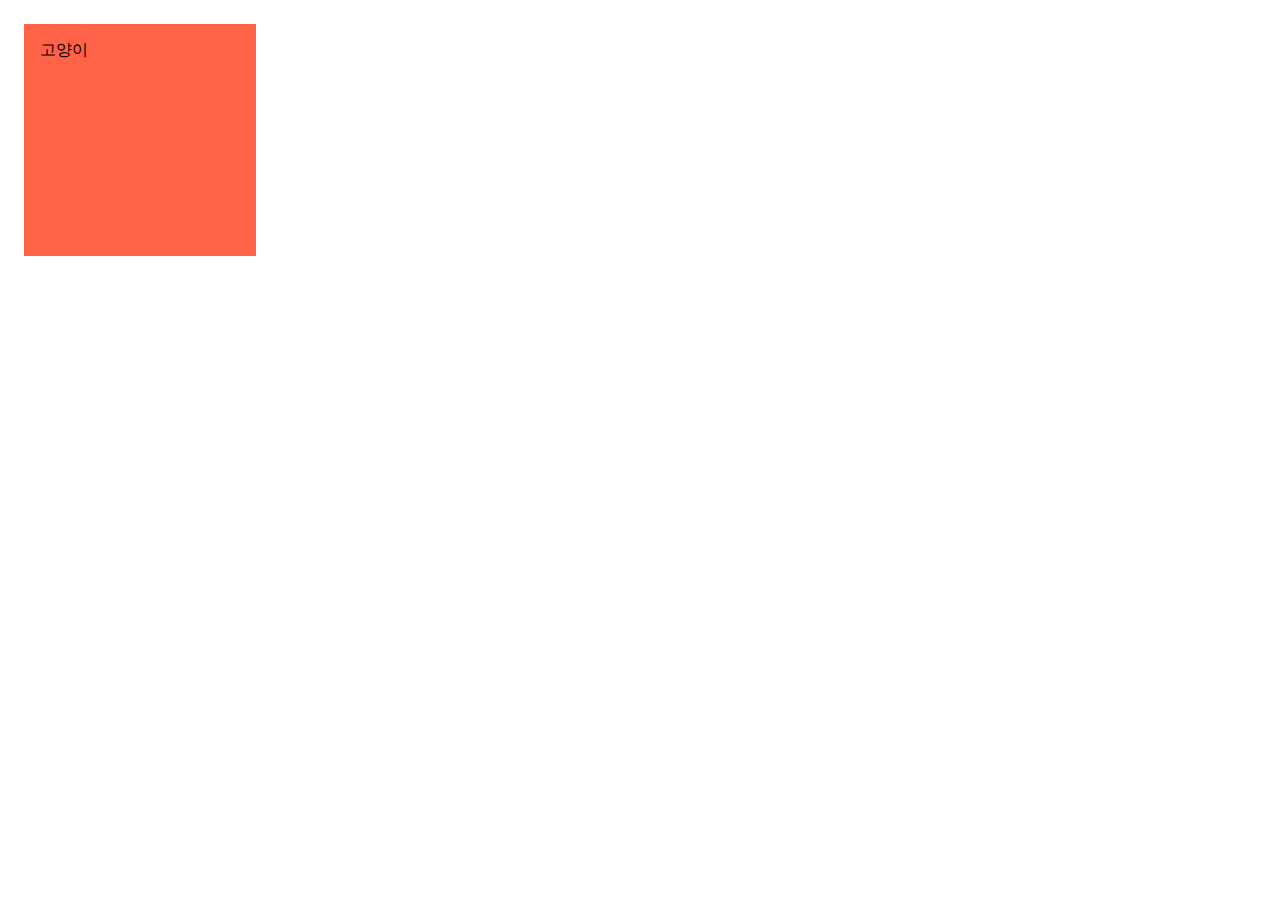
<file: 03_unut.html>
<!DOCTYPE html>
<html lang="en">
  <head>
    <meta charset="UTF-8" />
    <meta http-equiv="X-UA-Compatible" content="IE=edge" />
    <meta name="viewport" content="width=device-width, initial-scale=1.0" />
    <title>Document</title>
    <style>
      .outer {
        font-size: 24px;
      }
      .inner {
        font-size: 1rem;
        display: inline-block;
        width: 200px;
        height: 200px;
        background-color: tomato;
        padding: 1rem;
        margin: 1rem;
      }
    </style>
  </head>
  <body>
    <div class="outer">
      <div class="inner">고양이</div>
    </div>
  </body>
</html>
</file>
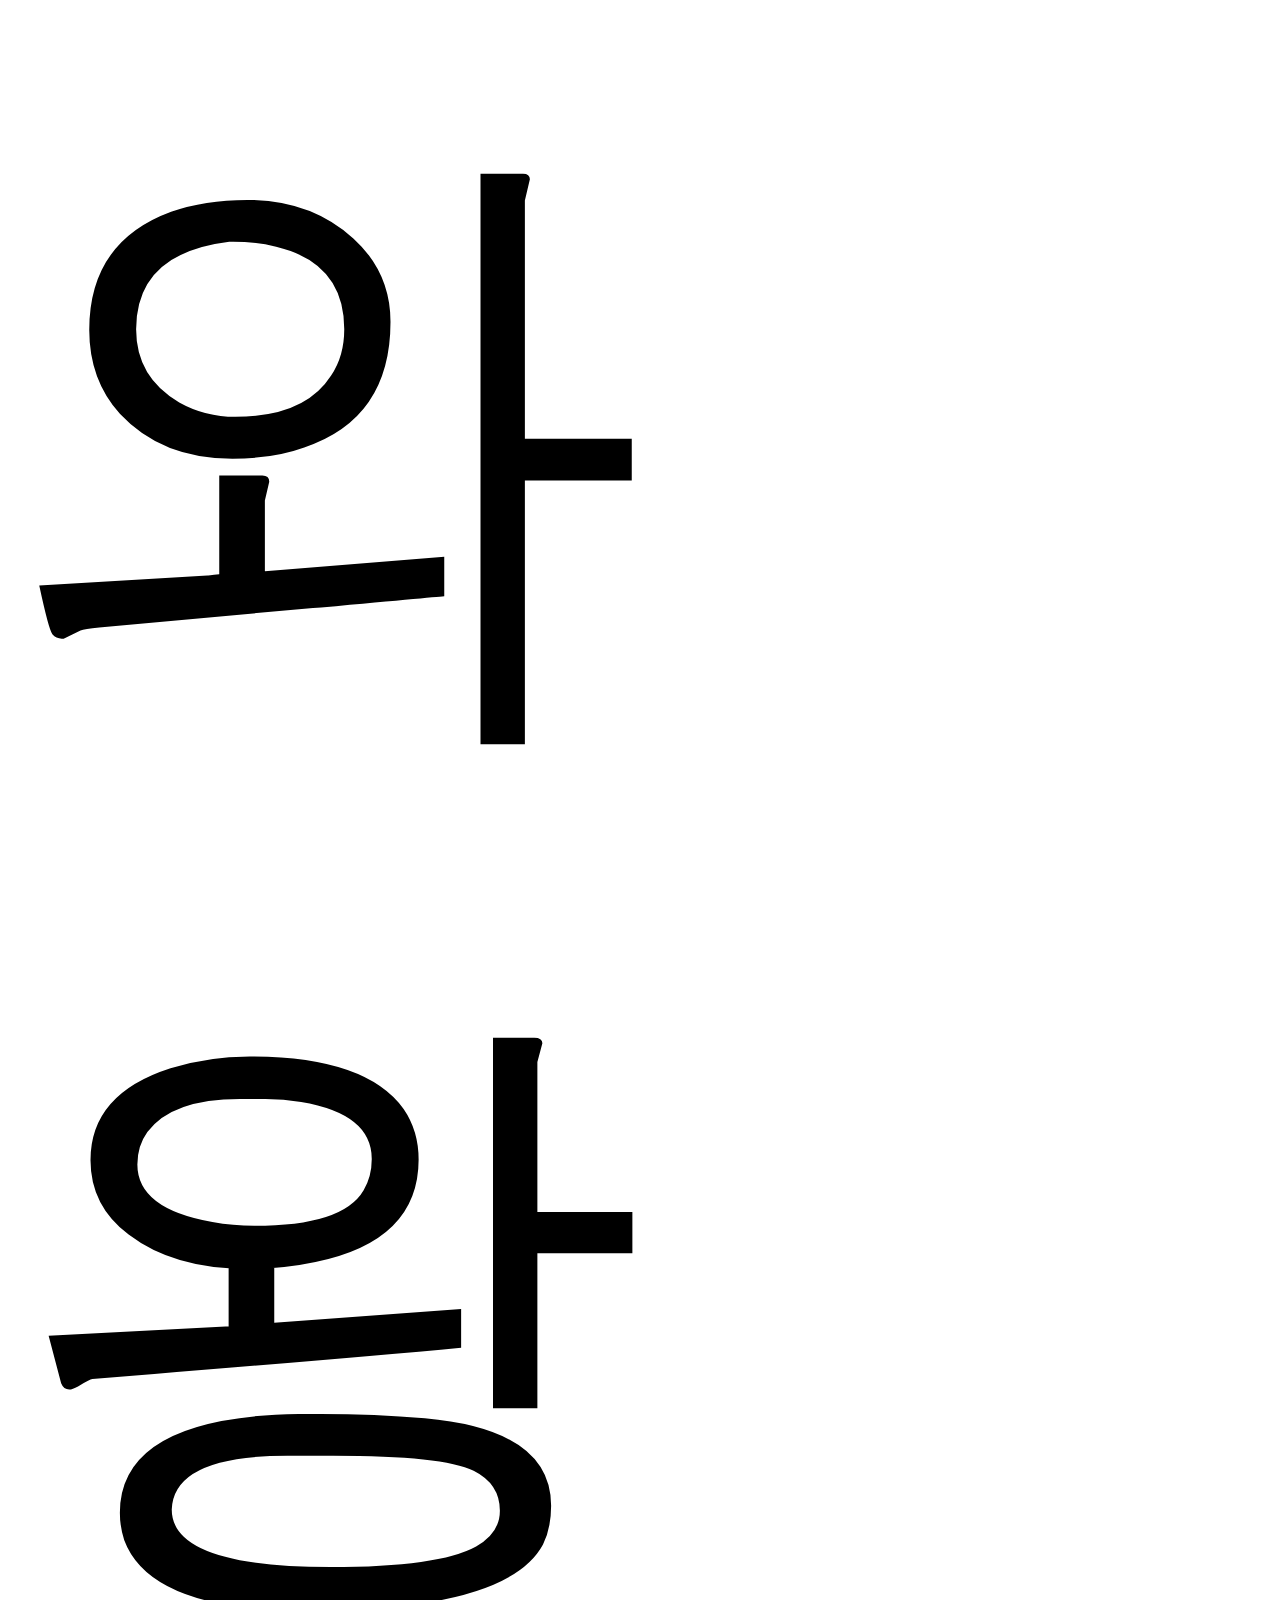
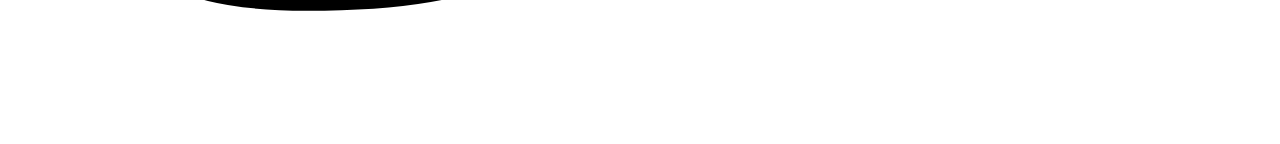
<file: 04_other.html>
<!DOCTYPE html>
<html lang="en">
  <head>
    <meta charset="UTF-8" />
    <meta http-equiv="X-UA-Compatible" content="IE=edge" />
    <meta name="viewport" content="width=device-width, initial-scale=1.0" />
    <title>다른 상대 단위들</title>
    <style>
      p {
        margin: 0;
        font-size: 50vw;
      }
    </style>
  </head>

  <body>
    <p>와왕</p>
  </body>
</html>
</file>
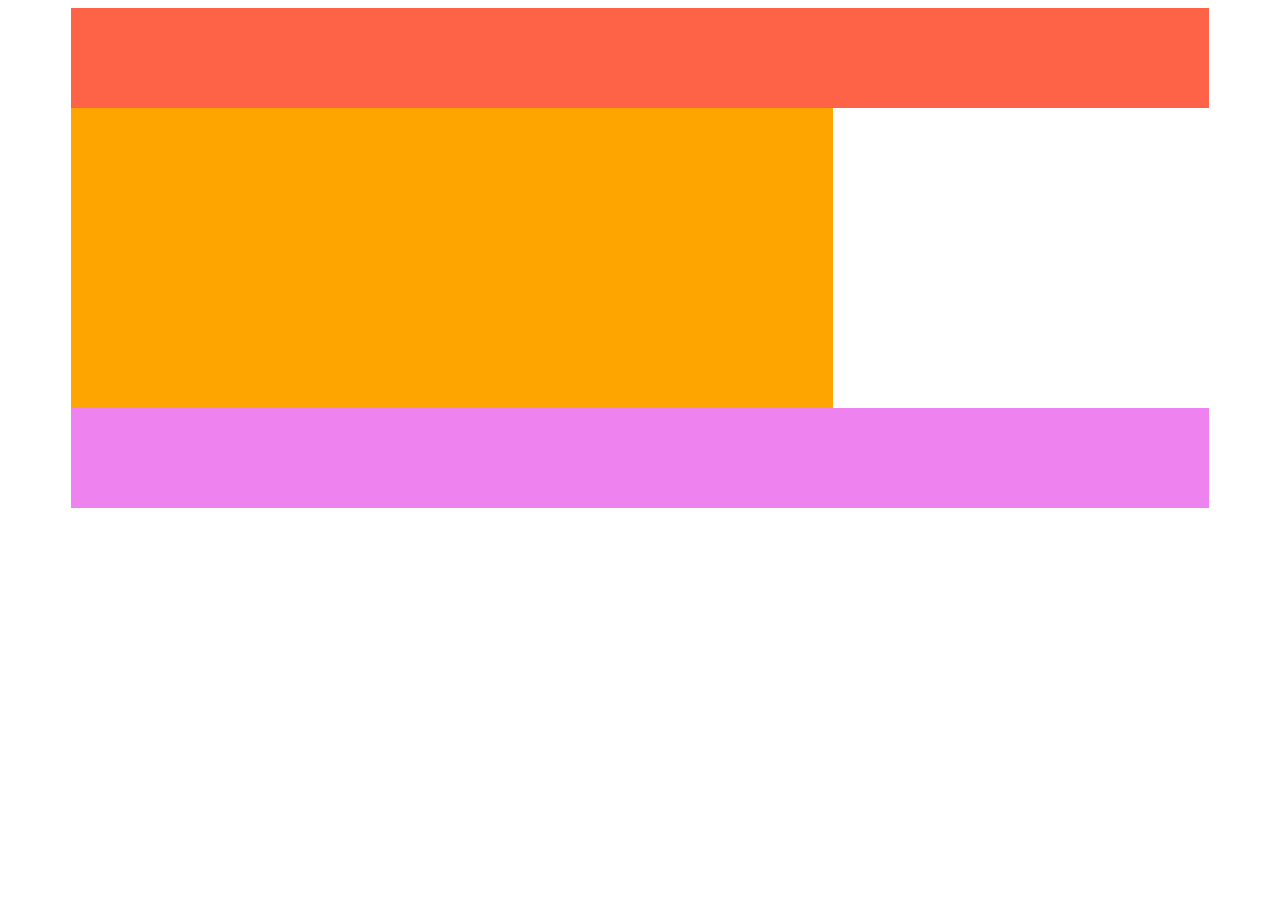
<file: 05_percent.html>
<!DOCTYPE html>
<html lang="en">
  <head>
    <meta charset="UTF-8" />
    <meta http-equiv="X-UA-Compatible" content="IE=edge" />
    <meta name="viewport" content="width=device-width, initial-scale=1.0" />
    <title>Document</title>
    <style>
      * {
        box-sizing: border-box;
      }
      .container {
        width: 90%;
        margin: 0 auto;
        text-align: center;
      }
      .header {
        width: 100%;
        height: 100px;
        background-color: tomato;
      }
      .main {
        float: left;
        width: 67%;
        height: 300px;
        padding: 10%;
        background-color: orange;
      }
      .aside {
        float: right;
        width: 320px;
        height: 33%;
        background-color: purple;
      }
      .footer {
        clear: both;
        width: 100%;
        height: 100px;
        background-color: violet;
      }
    </style>
  </head>
  <body>
    <div class="container">
      <div class="header"></div>
      <div class="main"></div>
      <div class="aside"></div>
      <div class="footer"></div>
    </div>
  </body>
</html>
</file>
